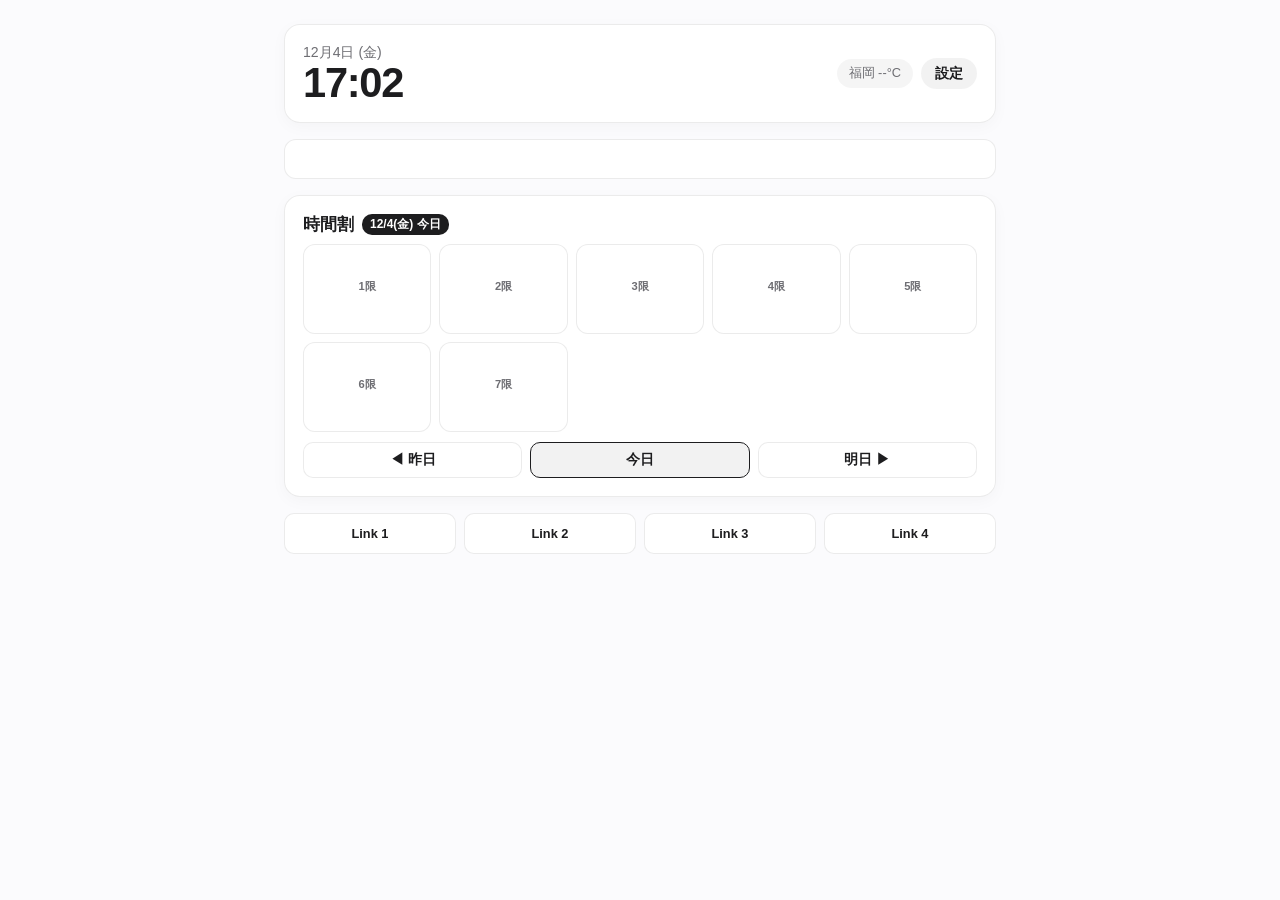
<file: gemini-code-1790688827756.html>
<!DOCTYPE html>
<html lang="ja">
<head>
  <meta charset="UTF-8">
  <meta name="viewport" content="width=device-width, initial-scale=1.0, maximum-scale=1.0, user-scalable=no, viewport-fit=cover">
  <title>Portal</title>
  <style>
    :root {
      --bg: #fbfbfd;
      --card: rgba(255, 255, 255, 0.85);
      --text: #1d1d1f;
      --sub: #6e6e73;
      --border: rgba(0, 0, 0, 0.08);
      --radius: 16px;
    }

    * { box-sizing: border-box; margin: 0; padding: 0; -webkit-tap-highlight-color: transparent; }

    body {
      background-color: var(--bg);
      background-size: cover;
      background-position: center;
      background-attachment: fixed;
      font-family: -apple-system, BlinkMacSystemFont, "SF Pro Text", "Helvetica Neue", sans-serif;
      color: var(--text);
      padding: clamp(12px, 2vw, 24px) clamp(12px, 3vw, 24px) calc(40px + env(safe-area-inset-bottom)) clamp(12px, 3vw, 24px);
      max-width: 760px;
      margin: 0 auto;
      -webkit-font-smoothing: antialiased;
    }

    .view { display: flex; flex-direction: column; gap: clamp(10px, 1.8vw, 16px); width: 100%; }
    .hidden { display: none !important; }

    /* すりガラスカード */
    .card {
      background: var(--card);
      border-radius: var(--radius);
      padding: clamp(12px, 2vw, 18px);
      border: 1px solid var(--border);
      backdrop-filter: blur(16px);
      -webkit-backdrop-filter: blur(16px);
      box-shadow: 0 4px 16px rgba(0,0,0,0.03);
    }

    /* 1. ヘッダー / ステータスバー */
    .status-bar {
      display: flex;
      justify-content: space-between;
      align-items: center;
      gap: 8px;
    }
    .header-left { display: flex; flex-direction: column; flex-shrink: 0; }
    .date { font-size: clamp(0.75rem, 1.1vw, 0.9rem); color: var(--sub); font-weight: 500; }
    .time { font-size: clamp(1.8rem, 3.8vw, 2.6rem); font-weight: 700; line-height: 1; letter-spacing: -0.03em; }

    .header-center {
      flex: 1;
      text-align: center;
      padding: 0 6px;
      overflow: hidden;
    }
    .header-custom-text {
      font-size: clamp(0.8rem, 1.2vw, 1rem);
      font-weight: 600;
      color: var(--text);
      white-space: nowrap;
      overflow: hidden;
      text-overflow: ellipsis;
    }

    .header-right { display: flex; align-items: center; gap: 8px; flex-shrink: 0; }
    .weather {
      font-size: clamp(0.72rem, 1vw, 0.82rem);
      color: var(--sub);
      background: rgba(0,0,0,0.04);
      padding: 6px 12px;
      border-radius: 20px;
      font-weight: 500;
      white-space: nowrap;
    }
    .settings-btn {
      background: rgba(0,0,0,0.05); border: none; padding: 6px 14px; border-radius: 20px;
      cursor: pointer; font-size: clamp(0.8rem, 1.1vw, 0.9rem); color: var(--text); font-weight: 600;
      transition: background 0.2s; white-space: nowrap;
    }
    .settings-btn:active { background: rgba(0,0,0,0.12); }

    /* 2. 流れる電光掲示板 */
    .ticker-wrap {
      overflow: hidden; white-space: nowrap; background: var(--card);
      border: 1px solid var(--border); border-radius: 12px; padding: 10px 12px;
      backdrop-filter: blur(16px); -webkit-backdrop-filter: blur(16px);
    }
    .ticker-content {
      display: inline-block; padding-left: 100%; animation: marquee 15s linear infinite;
      font-size: clamp(0.85rem, 1.2vw, 0.95rem); font-weight: 500; color: var(--text);
    }
    @keyframes marquee { 0% { transform: translate3d(0, 0, 0); } 100% { transform: translate3d(-100%, 0, 0); } }

    /* 3. 時間割（1〜7限） */
    .schedule-header { display: flex; justify-content: space-between; align-items: center; margin-bottom: 8px; }
    .schedule-title-group { display: flex; align-items: center; gap: 8px; }
    .schedule-title { font-size: clamp(0.9rem, 1.3vw, 1.05rem); font-weight: 700; }
    .schedule-badge { font-size: 0.75rem; background: var(--text); color: #fff; padding: 2px 8px; border-radius: 10px; font-weight: 600; }

    .grid {
      display: grid;
      grid-template-columns: repeat(auto-fit, minmax(clamp(85px, 13vw, 110px), 1fr));
      gap: 8px;
    }
    .slot {
      background: var(--card); border: 1px solid var(--border); border-radius: 12px;
      padding: 10px 6px; text-align: center; min-height: clamp(75px, 10vw, 90px);
      display: flex; flex-direction: column; justify-content: center; gap: 2px;
      backdrop-filter: blur(16px); -webkit-backdrop-filter: blur(16px);
    }
    .num { font-size: 0.7rem; color: var(--sub); font-weight: 600; }
    .subject { font-size: clamp(0.85rem, 1.1vw, 0.95rem); font-weight: 700; word-break: break-all; }
    .detail { font-size: 0.68rem; color: var(--sub); word-break: break-all; line-height: 1.15; }

    .date-nav { display: flex; justify-content: space-between; gap: 8px; margin-top: 10px; }
    .nav-btn {
      flex: 1; padding: 8px 4px; border: 1px solid var(--border); border-radius: 10px;
      background: var(--card); color: var(--text); font-size: clamp(0.75rem, 1.1vw, 0.85rem);
      font-weight: 600; cursor: pointer; text-align: center; backdrop-filter: blur(16px);
      transition: background 0.15s;
    }
    .nav-btn:active { background: rgba(0,0,0,0.08); }
    .nav-btn.active-day { border-color: var(--text); background: rgba(0,0,0,0.05); }

    /* 4. 小型LINK */
    .home-links-grid { display: grid; grid-template-columns: repeat(4, 1fr); gap: 8px; }
    .compact-link-btn {
      background: var(--card); border: 1px solid var(--border); border-radius: 10px;
      padding: clamp(8px, 1.2vw, 12px) 4px; font-size: clamp(0.72rem, 1vw, 0.82rem); font-weight: 600; color: var(--text);
      text-align: center; cursor: pointer; overflow: hidden; text-overflow: ellipsis; white-space: nowrap;
      backdrop-filter: blur(16px); -webkit-backdrop-filter: blur(16px);
    }
    .compact-link-btn:active { background: rgba(0,0,0,0.08); }

    /* 設定画面 UI */
    .settings-header { display: flex; justify-content: space-between; align-items: center; margin-bottom: 12px; }
    .settings-title { font-size: 1.2rem; font-weight: 700; }
    .form-group { display: flex; flex-direction: column; gap: 6px; margin-bottom: 14px; }
    .form-label { font-size: 0.82rem; font-weight: 600; color: var(--sub); }
    .input {
      width: 100%; padding: 10px; border: 1px solid var(--border);
      border-radius: 10px; font-size: 0.9rem; background: rgba(245, 245, 247, 0.8); outline: none;
    }
    .file-input-wrapper { display: flex; gap: 8px; align-items: center; }

    .date-select-bar { display: flex; gap: 6px; overflow-x: auto; padding-bottom: 6px; margin-bottom: 10px; scrollbar-width: none; }
    .date-select-bar::-webkit-scrollbar { display: none; }
    .date-chip { flex: 0 0 auto; padding: 6px 12px; border-radius: 16px; border: 1px solid var(--border); font-size: 0.78rem; font-weight: 600; background: #fff; cursor: pointer; color: var(--sub); }
    .date-chip.selected { background: var(--text); color: #fff; border-color: var(--text); }

    .schedule-editor-grid { display: flex; flex-direction: column; gap: 8px; }
    .period-edit-row { display: flex; gap: 6px; align-items: center; }
    .period-tag { font-size: 0.75rem; font-weight: 700; width: 32px; color: var(--sub); flex-shrink: 0; }

    .link-edit-item { display: flex; gap: 6px; align-items: center; background: rgba(249, 249, 251, 0.8); padding: 8px; border-radius: 10px; border: 1px solid var(--border); margin-bottom: 6px; }
    .del-btn { background: #ff3b30; color: #fff; border: none; padding: 8px 12px; border-radius: 8px; cursor: pointer; font-size: 0.8rem; font-weight: 600; white-space: nowrap; }
    .del-btn:active { opacity: 0.8; }
    .add-btn { background: #34c759; color: #fff; border: none; padding: 10px; border-radius: 10px; cursor: pointer; font-size: 0.85rem; font-weight: 600; }
    .save-btn { background: var(--text); color: #fff; border: none; padding: 12px; border-radius: 12px; font-weight: 600; cursor: pointer; margin-top: 10px; }

    /* モーダル */
    .modal {
      position: fixed; inset: 0; background: rgba(0,0,0,0.4); backdrop-filter: blur(12px);
      display: flex; align-items: center; justify-content: center; opacity: 0; pointer-events: none; transition: opacity 0.2s; z-index: 1000;
    }
    .modal.active { opacity: 1; pointer-events: auto; }
    .modal-box {
      background: var(--card); width: 90%; max-width: 380px; border-radius: 20px; padding: 20px;
      display: flex; flex-direction: column; gap: 12px; backdrop-filter: blur(20px); position: relative;
    }
    
    .modal-header { display: flex; justify-content: space-between; align-items: center; }
    .modal-close-btn {
      background: rgba(0,0,0,0.06); border: none; font-size: 1.1rem; width: 30px; height: 30px;
      border-radius: 15px; cursor: pointer; color: var(--sub); font-weight: bold;
      display: flex; align-items: center; justify-content: center; line-height: 1;
    }
    .modal-close-btn:active { background: rgba(0,0,0,0.15); }
  </style>
</head>
<body>

  <!-- ================= ホーム画面 ================= -->
  <div id="home-view" class="view">
    <header class="card status-bar">
      <div class="header-left">
        <div id="date" class="date">--/-- (-)</div>
        <div id="time" class="time">00:00</div>
      </div>

      <div class="header-center">
        <div id="header-custom-display" class="header-custom-text"></div>
      </div>

      <div class="header-right">
        <div id="weather" class="weather">福岡 --°C</div>
        <button class="settings-btn" onclick="openAuthModal()">設定</button>
      </div>
    </header>

    <div class="ticker-wrap">
      <div id="ticker-text" class="ticker-content"></div>
    </div>

    <div class="card">
      <div class="schedule-header">
        <div class="schedule-title-group">
          <span class="schedule-title">時間割</span>
          <span id="schedule-target-label" class="schedule-badge">--</span>
        </div>
      </div>
      
      <div class="grid">
        <div class="slot"><span class="num">1限</span><span id="sub-1" class="subject"></span><span id="det-1" class="detail"></span></div>
        <div class="slot"><span class="num">2限</span><span id="sub-2" class="subject"></span><span id="det-2" class="detail"></span></div>
        <div class="slot"><span class="num">3限</span><span id="sub-3" class="subject"></span><span id="det-3" class="detail"></span></div>
        <div class="slot"><span class="num">4限</span><span id="sub-4" class="subject"></span><span id="det-4" class="detail"></span></div>
        <div class="slot"><span class="num">5限</span><span id="sub-5" class="subject"></span><span id="det-5" class="detail"></span></div>
        <div class="slot"><span class="num">6限</span><span id="sub-6" class="subject"></span><span id="det-6" class="detail"></span></div>
        <div class="slot"><span class="num">7限</span><span id="sub-7" class="subject"></span><span id="det-7" class="detail"></span></div>
      </div>

      <div class="date-nav">
        <button id="btn-day-prev" class="nav-btn" onclick="switchHomeOffset(-1)">◀ 昨日</button>
        <button id="btn-day-today" class="nav-btn" onclick="switchHomeOffset(0)">今日</button>
        <button id="btn-day-next" class="nav-btn" onclick="switchHomeOffset(1)">明日 ▶</button>
      </div>
    </div>

    <div id="home-links" class="home-links-grid"></div>
  </div>

  <!-- ================= 設定画面 ================= -->
  <div id="settings-view" class="view hidden">
    <div class="card">
      <div class="settings-header">
        <span class="settings-title">設定</span>
        <button class="settings-btn" onclick="showHome()">閉じる</button>
      </div>

      <div class="form-group">
        <label class="form-label">パスワード設定</label>
        <input type="password" id="cfg-password" class="input" placeholder="新しいパスワード（空欄の場合は変更なし）">
      </div>

      <div class="form-group">
        <label class="form-label">ヘッダー表示テキスト（時間と天気の間の文字）</label>
        <input type="text" id="cfg-header-text" class="input" placeholder="例: 3年A組 / 本日の目標 など">
      </div>

      <div class="form-group">
        <label class="form-label">背景色</label>
        <input type="color" id="cfg-bg-color" value="#fbfbfd" style="width: 100%; height: 38px; border: none; cursor: pointer; border-radius: 8px;">
      </div>
      
      <!-- 背景画像設定（✕解除ボタン追加、URL欄削除） -->
      <div class="form-group">
        <label class="form-label">背景画像（端末のファイルから挿入）</label>
        <div class="file-input-wrapper">
          <input type="file" id="cfg-bg-file" accept="image/*" class="input" onchange="handleFileSelect(event)" style="flex: 1;">
          <button type="button" class="del-btn" onclick="clearBgImage()">✕ 画像解除</button>
        </div>
      </div>

      <div class="form-group">
        <label class="form-label">流れるお知らせ（掲示板）</label>
        <input type="text" id="cfg-notice" class="input" placeholder="連絡事項を入力">
      </div>

      <div class="form-group">
        <label class="form-label">時間割の管理（昨日 〜 来週の今日：8日分）</label>
        <div id="date-select-bar" class="date-select-bar"></div>
        <div id="schedule-editor" class="schedule-editor-grid"></div>
      </div>

      <div class="form-group">
        <label class="form-label">LINK設定</label>
        <div id="link-editor-list"></div>
        <button class="add-btn" onclick="addLinkItem()">＋ リンクを追加</button>
      </div>

      <button class="save-btn" onclick="saveSettings()">設定を保存</button>
    </div>
  </div>

  <!-- パスワード認証モーダル -->
  <div id="auth-modal" class="modal" onclick="closeAuthModal()">
    <div class="modal-box" onclick="event.stopPropagation()">
      <div class="modal-header">
        <div style="font-weight:700; font-size:1.1rem;">パスワード入力</div>
        <button class="modal-close-btn" onclick="closeAuthModal()">✕</button>
      </div>
      <input type="password" id="pwd-input" class="input" placeholder="パスワードを入力">
      <button class="save-btn" onclick="verifyPassword()">認証</button>
    </div>
  </div>

  <script>
    const days = ['日', '月', '火', '水', '木', '金', '土'];
    const _0x9b = atob('eXVtaXJpbWE=');

    let linksData = JSON.parse(localStorage.getItem('portal_links')) || [
      { label: 'Link 1', url: '' }, { label: 'Link 2', url: '' },
      { label: 'Link 3', url: '' }, { label: 'Link 4', url: '' }
    ];
    let selectedImageBase64 = localStorage.getItem('portal_bg_img_file') || '';
    let scheduleData = JSON.parse(localStorage.getItem('portal_schedules')) || {};

    let currentHomeOffset = 0;
    let selectedEditDateKey = '';

    function getDateObj(offsetDays = 0) {
      const d = new Date();
      d.setDate(d.getDate() + offsetDays);
      return d;
    }

    function formatDateKey(dateObj) {
      const y = dateObj.getFullYear();
      const m = String(dateObj.getMonth() + 1).padStart(2, '0');
      const d = String(dateObj.getDate()).padStart(2, '0');
      return `${y}-${m}-${d}`;
    }

    function formatDateLabel(dateObj, offset) {
      const m = dateObj.getMonth() + 1;
      const d = dateObj.getDate();
      const w = days[dateObj.getDay()];
      let tag = '';
      if (offset === -1) tag = '昨日';
      else if (offset === 0) tag = '今日';
      else if (offset === 1) tag = '明日';
      else if (offset === 7) tag = '来週の今日';
      return `${m}/${d}(${w}) ${tag}`.trim();
    }

    function cleanAndMaintainSchedules() {
      const validKeys = [];
      for (let i = -1; i <= 6; i++) {
        const key = formatDateKey(getDateObj(i));
        validKeys.push(key);
        if (!scheduleData[key]) {
          scheduleData[key] = {};
          for (let p = 1; p <= 7; p++) {
            scheduleData[key][p] = { sub: '', det: '' };
          }
        }
      }
      Object.keys(scheduleData).forEach(k => {
        if (!validKeys.includes(k)) delete scheduleData[k];
      });
      localStorage.setItem('portal_schedules', JSON.stringify(scheduleData));
    }

    function updateClock() {
      const now = new Date();
      document.getElementById('date').textContent = `${now.getMonth()+1}月${now.getDate()}日 (${days[now.getDay()]})`;
      document.getElementById('time').textContent = `${String(now.getHours()).padStart(2,'0')}:${String(now.getMinutes()).padStart(2,'0')}`;
    }

    function initDefaultHomeOffset() {
      const now = new Date();
      currentHomeOffset = (now.getHours() >= 18) ? 1 : 0;
    }

    function renderHomeSchedule() {
      const targetDate = getDateObj(currentHomeOffset);
      const key = formatDateKey(targetDate);
      const dayData = scheduleData[key] || {};

      document.getElementById('schedule-target-label').textContent = formatDateLabel(targetDate, currentHomeOffset);

      for (let p = 1; p <= 7; p++) {
        const pData = dayData[p] || { sub: '', det: '' };
        document.getElementById(`sub-${p}`).textContent = pData.sub || '';
        document.getElementById(`det-${p}`).textContent = pData.det || '';
      }

      document.getElementById('btn-day-prev').classList.toggle('active-day', currentHomeOffset === -1);
      document.getElementById('btn-day-today').classList.toggle('active-day', currentHomeOffset === 0);
      document.getElementById('btn-day-next').classList.toggle('active-day', currentHomeOffset === 1);
    }

    function switchHomeOffset(offset) {
      currentHomeOffset = offset;
      renderHomeSchedule();
    }

    function getWeatherCondition(code) {
      if (code === 0) return '☀️ 晴れ';
      if ([1, 2, 3].includes(code)) return '⛅ 曇り';
      if ([45, 48].includes(code)) return '🌫️ 霧';
      if ([51, 53, 55, 61, 63, 65, 80, 81, 82].includes(code)) return '☔ 雨';
      if ([71, 73, 75, 77, 85, 86].includes(code)) return '❄️ 雪';
      if ([95, 96, 99].includes(code)) return '⚡ 雷雨';
      return '晴れ';
    }

    fetch('https://api.open-meteo.com/v1/forecast?latitude=33.5904&longitude=130.4017&current=temperature_2m,weather_code')
      .then(r => r.json())
      .then(d => {
        if (d.current) {
          const temp = Math.round(d.current.temperature_2m);
          const cond = getWeatherCondition(d.current.weather_code);
          document.getElementById('weather').textContent = `福岡 ${cond} ${temp}°C`;
        }
      }).catch(() => {});

    /* パスワード認証モーダル制御 */
    function openAuthModal() {
      document.getElementById('pwd-input').value = '';
      document.getElementById('auth-modal').classList.add('active');
      setTimeout(() => document.getElementById('pwd-input').focus(), 100);
    }

    function closeAuthModal() {
      document.getElementById('auth-modal').classList.remove('active');
    }

    function verifyPassword() {
      const input = document.getElementById('pwd-input').value;
      const customPwd = localStorage.getItem('portal_custom_password');

      if ((customPwd && input === customPwd) || input === _0x9b) {
        closeAuthModal();
        showSettings();
      } else {
        alert('パスワードが違います');
      }
    }

    function showSettings() {
      document.getElementById('home-view').classList.add('hidden');
      document.getElementById('settings-view').classList.remove('hidden');
      
      document.getElementById('cfg-password').value = '';
      document.getElementById('cfg-header-text').value = localStorage.getItem('portal_header_text') || '';
      document.getElementById('cfg-bg-color').value = localStorage.getItem('portal_bg_color') || '#fbfbfd';
      document.getElementById('cfg-notice').value = localStorage.getItem('portal_notice') || '';

      renderDateSelectBar();
      renderLinkEditor();
    }

    function showHome() {
      document.getElementById('settings-view').classList.add('hidden');
      document.getElementById('home-view').classList.remove('hidden');
      renderHomeSchedule();
    }

    function renderDateSelectBar() {
      const bar = document.getElementById('date-select-bar');
      bar.innerHTML = '';
      
      const defaultKey = formatDateKey(getDateObj(currentHomeOffset));
      selectedEditDateKey = selectedEditDateKey || defaultKey;

      for (let i = -1; i <= 6; i++) {
        const dObj = getDateObj(i);
        const key = formatDateKey(dObj);
        const chip = document.createElement('div');
        chip.className = `date-chip ${key === selectedEditDateKey ? 'selected' : ''}`;
        chip.textContent = formatDateLabel(dObj, i);
        chip.onclick = () => {
          selectedEditDateKey = key;
          renderDateSelectBar();
        };
        bar.appendChild(chip);
      }
      renderScheduleEditor();
    }

    function renderScheduleEditor() {
      const container = document.getElementById('schedule-editor');
      container.innerHTML = '';
      const dayData = scheduleData[selectedEditDateKey] || {};

      for (let p = 1; p <= 7; p++) {
        const pData = dayData[p] || { sub: '', det: '' };
        const row = document.createElement('div');
        row.className = 'period-edit-row';
        row.innerHTML = `
          <span class="period-tag">${p}限</span>
          <input type="text" class="input p-sub" data-p="${p}" value="${pData.sub || ''}" placeholder="教科名" style="flex:1;">
          <input type="text" class="input p-det" data-p="${p}" value="${pData.det || ''}" placeholder="詳細" style="flex:1.5;">
        `;
        container.appendChild(row);
      }
    }

    function captureScheduleEditorInputs() {
      if (!selectedEditDateKey) return;
      if (!scheduleData[selectedEditDateKey]) scheduleData[selectedEditDateKey] = {};

      const subs = document.querySelectorAll('.p-sub');
      const dets = document.querySelectorAll('.p-det');
      subs.forEach(input => {
        const p = input.getAttribute('data-p');
        if (!scheduleData[selectedEditDateKey][p]) scheduleData[selectedEditDateKey][p] = {};
        scheduleData[selectedEditDateKey][p].sub = input.value.trim();
      });
      dets.forEach(input => {
        const p = input.getAttribute('data-p');
        if (!scheduleData[selectedEditDateKey][p]) scheduleData[selectedEditDateKey][p] = {};
        scheduleData[selectedEditDateKey][p].det = input.value.trim();
      });
    }

    function handleFileSelect(e) {
      const file = e.target.files[0];
      if (file) {
        const reader = new FileReader();
        reader.onload = function(evt) {
          selectedImageBase64 = evt.target.result;
          localStorage.setItem('portal_bg_img_file', selectedImageBase64);
          applyStylesAndText();
        };
        reader.readAsDataURL(file);
      }
    }

    /* 背景画像をリセットする処理 */
    function clearBgImage() {
      selectedImageBase64 = '';
      localStorage.removeItem('portal_bg_img_file');
      localStorage.removeItem('portal_bg_url');
      document.getElementById('cfg-bg-file').value = '';
      applyStylesAndText();
    }

    function saveSettings() {
      captureScheduleEditorInputs();

      const newPwd = document.getElementById('cfg-password').value.trim();
      if (newPwd) {
        localStorage.setItem('portal_custom_password', newPwd);
      }

      const headerText = document.getElementById('cfg-header-text').value.trim();
      const bgColor = document.getElementById('cfg-bg-color').value;
      const notice = document.getElementById('cfg-notice').value.trim();

      localStorage.setItem('portal_header_text', headerText);
      localStorage.setItem('portal_bg_color', bgColor);
      localStorage.setItem('portal_notice', notice);
      localStorage.setItem('portal_schedules', JSON.stringify(scheduleData));

      applyStylesAndText();

      const linkItems = document.querySelectorAll('.link-edit-item');
      linksData = [];
      linkItems.forEach(item => {
        const label = item.querySelector('.link-lbl').value.trim();
        const url = item.querySelector('.link-url').value.trim();
        if (label || url) linksData.push({ label: label || 'Link', url });
      });
      localStorage.setItem('portal_links', JSON.stringify(linksData));

      renderHomeLinks();
      showHome();
    }

    function applyStylesAndText() {
      const headerText = localStorage.getItem('portal_header_text') || '';
      const bgColor = localStorage.getItem('portal_bg_color') || '#fbfbfd';
      const notice = localStorage.getItem('portal_notice') || '';

      document.getElementById('header-custom-display').textContent = headerText;
      document.body.style.backgroundColor = bgColor;

      if (selectedImageBase64) {
        document.body.style.backgroundImage = `url('${selectedImageBase64}')`;
      } else {
        document.body.style.backgroundImage = 'none';
      }

      document.getElementById('ticker-text').textContent = notice;
    }

    function renderLinkEditor() {
      const container = document.getElementById('link-editor-list');
      container.innerHTML = '';
      linksData.forEach((item, index) => {
        const div = document.createElement('div');
        div.className = 'link-edit-item';
        div.innerHTML = `
          <input type="text" class="input link-lbl" value="${item.label}" placeholder="表示名" style="flex:1;">
          <input type="text" class="input link-url" value="${item.url}" placeholder="URL" style="flex:2;">
          <button class="del-btn" onclick="removeLinkItem(${index})">削除</button>
        `;
        container.appendChild(div);
      });
    }

    function addLinkItem() {
      linksData.push({ label: '', url: '' });
      renderLinkEditor();
    }

    function removeLinkItem(index) {
      linksData.splice(index, 1);
      renderLinkEditor();
    }

    function renderHomeLinks() {
      const container = document.getElementById('home-links');
      container.innerHTML = '';
      linksData.forEach(item => {
        const btn = document.createElement('div');
        btn.className = 'compact-link-btn';
        btn.textContent = item.label;
        btn.onclick = () => { if (item.url) window.open(item.url, '_blank'); };
        container.appendChild(btn);
      });
    }

    cleanAndMaintainSchedules();
    initDefaultHomeOffset();
    updateClock();
    setInterval(updateClock, 1000);
    applyStylesAndText();
    renderHomeSchedule();
    renderHomeLinks();
  </script>
</body>
</html>
</file>
